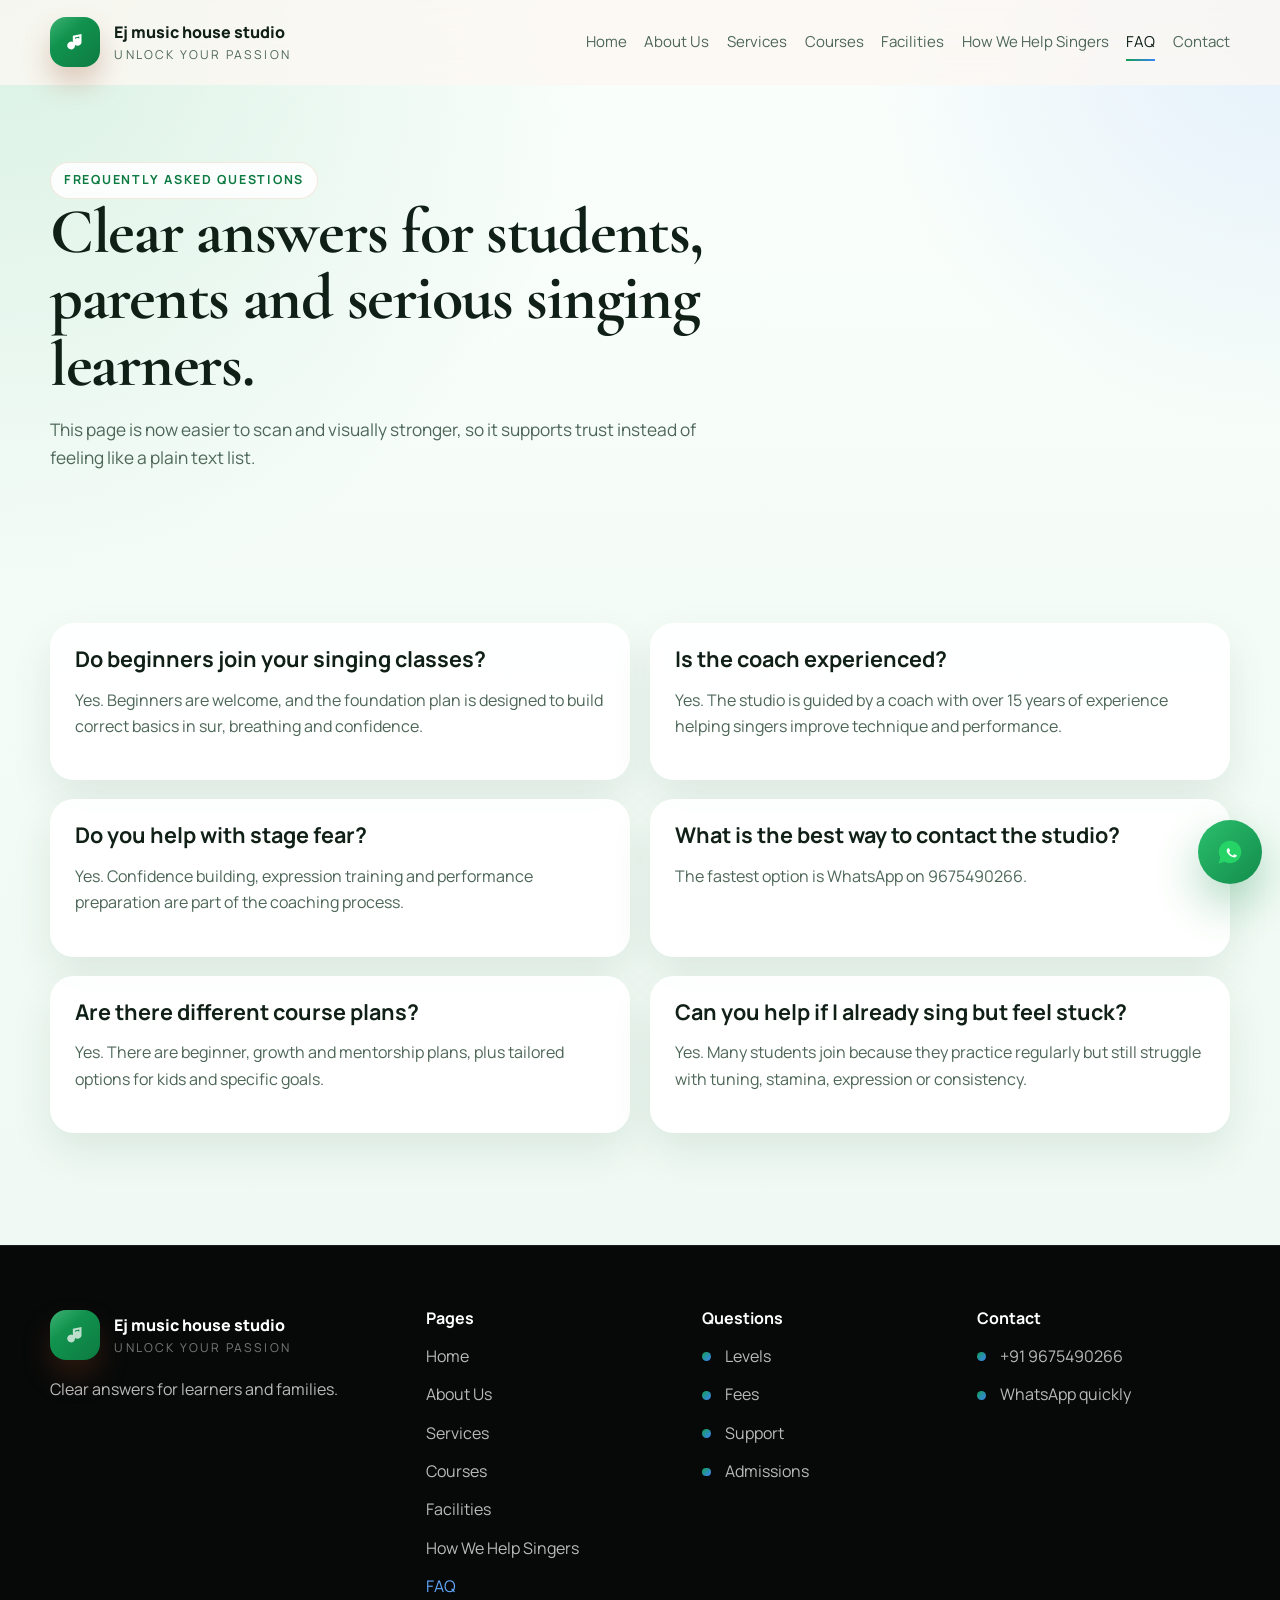
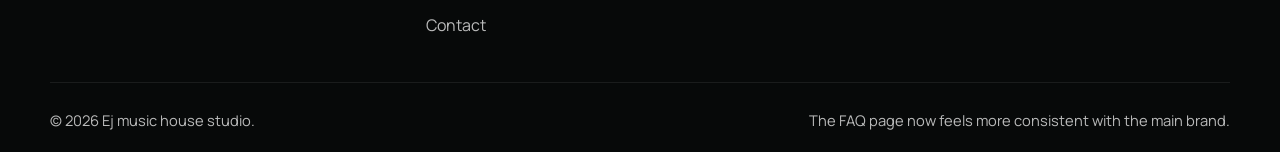
<file: faq.html>
<!DOCTYPE html>
<html lang="en">
<head>
  <meta charset="UTF-8">
  <meta name="viewport" content="width=device-width, initial-scale=1.0">
  <title>FAQ | Singing Classes, Fees, Levels and Studio Support</title>
  <meta name="description" content="Frequently asked questions about Ej music house studio covering singing classes, beginners, course plans, WhatsApp contact, practice support and who can join.">
  <link rel="canonical" href="./faq.html">
  <link rel="stylesheet" href="styles.css">
</head>
<body>
  <header class="site-header"><div class="container nav-wrap"><a class="brand" href="index.html"><span class="brand-mark"><svg width="26" height="26" viewBox="0 0 24 24" fill="none"><path d="M12 3v12.2a3.6 3.6 0 1 1-2-3.2V6.2l8-1.7v7.4a3.6 3.6 0 1 1-2-3.2V6.9L12 7.8V3Z" fill="currentColor"/></svg></span><span class="brand-text"><strong>Ej music house studio</strong><span>Unlock your passion</span></span></a><button class="nav-toggle" type="button" aria-label="Toggle navigation" aria-expanded="false"><span></span><span></span><span></span></button><nav class="nav-links" aria-label="Primary"><a href="index.html">Home</a><a href="about.html">About Us</a><a href="services.html">Services</a><a href="courses.html">Courses</a><a href="facilities.html">Facilities</a><a href="how-we-help-singers.html">How We Help Singers</a><a href="faq.html" aria-current="page">FAQ</a><a href="contact.html">Contact</a></nav></div></header>
  <main>
    <section class="page-hero"><div class="container"><div class="section-head reveal is-visible"><span class="eyebrow">Frequently Asked Questions</span><h1>Clear answers for students, parents and serious singing learners.</h1><p class="lead">This page is now easier to scan and visually stronger, so it supports trust instead of feeling like a plain text list.</p></div></div></section>
    <section><div class="container faq-grid"><article class="faq-item reveal"><h3>Do beginners join your singing classes?</h3><p>Yes. Beginners are welcome, and the foundation plan is designed to build correct basics in sur, breathing and confidence.</p></article><article class="faq-item reveal delay-1"><h3>Is the coach experienced?</h3><p>Yes. The studio is guided by a coach with over 15 years of experience helping singers improve technique and performance.</p></article><article class="faq-item reveal"><h3>Do you help with stage fear?</h3><p>Yes. Confidence building, expression training and performance preparation are part of the coaching process.</p></article><article class="faq-item reveal delay-1"><h3>What is the best way to contact the studio?</h3><p>The fastest option is WhatsApp on <a href="https://wa.me/919675490266" target="_blank" rel="noopener">9675490266</a>.</p></article><article class="faq-item reveal"><h3>Are there different course plans?</h3><p>Yes. There are beginner, growth and mentorship plans, plus tailored options for kids and specific goals.</p></article><article class="faq-item reveal delay-1"><h3>Can you help if I already sing but feel stuck?</h3><p>Yes. Many students join because they practice regularly but still struggle with tuning, stamina, expression or consistency.</p></article></div></section>
  </main>
  <footer class="site-footer"><div class="container"><div class="footer-grid"><div><a class="brand" href="index.html"><span class="brand-mark"><svg width="26" height="26" viewBox="0 0 24 24" fill="none"><path d="M12 3v12.2a3.6 3.6 0 1 1-2-3.2V6.2l8-1.7v7.4a3.6 3.6 0 1 1-2-3.2V6.9L12 7.8V3Z" fill="currentColor"/></svg></span><span class="brand-text"><strong>Ej music house studio</strong><span>Unlock your passion</span></span></a><p>Clear answers for learners and families.</p></div><div><h4>Pages</h4><ul class="footer-links"><li><a href="index.html">Home</a></li><li><a href="about.html">About Us</a></li><li><a href="services.html">Services</a></li><li><a href="courses.html">Courses</a></li><li><a href="facilities.html">Facilities</a></li><li><a href="how-we-help-singers.html">How We Help Singers</a></li><li><a href="faq.html">FAQ</a></li><li><a href="contact.html">Contact</a></li></ul></div><div><h4>Questions</h4><ul class="quick-info"><li>Levels</li><li>Fees</li><li>Support</li><li>Admissions</li></ul></div><div><h4>Contact</h4><ul class="quick-info"><li><a href="tel:+919675490266">+91 9675490266</a></li><li><a href="https://wa.me/919675490266" target="_blank" rel="noopener">WhatsApp quickly</a></li></ul></div></div><div class="footer-bottom"><span>&copy; <span data-year></span> Ej music house studio.</span><span>The FAQ page now feels more consistent with the main brand.</span></div></div></footer>
  <div class="floating-whatsapp"><a class="whatsapp-btn" href="https://wa.me/919675490266" target="_blank" rel="noopener" aria-label="Chat on WhatsApp"><img src="assets/whatsapp.svg" alt="WhatsApp"></a></div>
  <script src="script.js"></script>
</body>
</html>
</file>
<file: styles.css>
@import url("https://fonts.googleapis.com/css2?family=Manrope:wght@400;500;600;700;800&family=Cormorant+Garamond:wght@500;600;700&display=swap");

:root {
  --bg: #eef8f1;
  --bg-soft: #f8fdf9;
  --surface: rgba(255, 255, 255, 0.9);
  --surface-strong: #ffffff;
  --surface-dark: #0b0d0c;
  --text: #102017;
  --muted: #4d6658;
  --line: rgba(16, 40, 27, 0.11);
  --brand: #13a055;
  --brand-deep: #0d7b41;
  --accent: #3b82f6;
  --accent-soft: #e9f1ff;
  --success: #128c4b;
  --shadow-lg: 0 28px 70px rgba(26, 77, 47, 0.12);
  --shadow-md: 0 18px 40px rgba(26, 77, 47, 0.1);
  --radius-xl: 32px;
  --radius-lg: 24px;
  --radius-md: 18px;
  --container: min(1180px, calc(100vw - 32px));
}

* {
  box-sizing: border-box;
}

html {
  scroll-behavior: smooth;
}

body {
  margin: 0;
  font-family: "Manrope", sans-serif;
  color: var(--text);
  line-height: 1.65;
  background:
    radial-gradient(circle at top left, rgba(19, 160, 85, 0.14), transparent 28%),
    radial-gradient(circle at top right, rgba(59, 130, 246, 0.12), transparent 20%),
    linear-gradient(180deg, #fbfffc 0%, #f2fbf5 48%, #edf8f1 100%);
  overflow-x: hidden;
}

body.loader-active {
  overflow: hidden;
}

.site-loader {
  position: fixed;
  inset: 0;
  z-index: 2000;
  display: grid;
  place-items: center;
  padding: 1.5rem;
  background:
    radial-gradient(circle at top left, rgba(19, 160, 85, 0.18), transparent 28%),
    radial-gradient(circle at top right, rgba(59, 130, 246, 0.14), transparent 24%),
    linear-gradient(180deg, rgba(251, 255, 252, 0.98), rgba(238, 248, 241, 0.98));
  transition: opacity 320ms ease, visibility 320ms ease;
}

.site-loader.is-hidden {
  opacity: 0;
  visibility: hidden;
  pointer-events: none;
}

.site-loader-shell {
  display: grid;
  justify-items: center;
  gap: 1rem;
  text-align: center;
}

.site-loader-mark {
  position: relative;
  width: 84px;
  height: 84px;
  border-radius: 28px;
  display: grid;
  place-items: center;
  color: #fff;
  background:
    linear-gradient(140deg, rgba(255, 255, 255, 0.18), transparent 36%),
    linear-gradient(135deg, var(--brand), var(--brand-deep));
  box-shadow: 0 18px 40px rgba(19, 160, 85, 0.24);
}

.site-loader-mark::after {
  content: "";
  position: absolute;
  inset: -14px;
  border-radius: 36px;
  border: 2px solid rgba(19, 160, 85, 0.22);
  border-top-color: rgba(19, 160, 85, 0.88);
  animation: loader-spin 1s linear infinite;
}

.site-loader-copy strong,
.site-loader-copy span {
  display: block;
}

.site-loader-copy strong {
  font-size: 1.05rem;
}

.site-loader-copy span {
  color: var(--muted);
  font-size: 0.8rem;
  letter-spacing: 0.18em;
  text-transform: uppercase;
}

.site-loader-line {
  width: min(220px, 56vw);
  height: 6px;
  overflow: hidden;
  border-radius: 999px;
  background: rgba(16, 40, 27, 0.08);
}

.site-loader-line::before {
  content: "";
  display: block;
  width: 42%;
  height: 100%;
  border-radius: inherit;
  background: linear-gradient(90deg, var(--brand), var(--accent));
  animation: loader-slide 1.15s ease-in-out infinite;
}

img {
  display: block;
  max-width: 100%;
}

a {
  color: inherit;
  text-decoration: none;
}

p,
li {
  color: var(--muted);
  font-size: 1rem;
}

h1,
h2,
h3,
h4 {
  margin: 0 0 1rem;
  color: var(--text);
  line-height: 1.04;
}

h1,
h2 {
  font-family: "Cormorant Garamond", serif;
  font-weight: 700;
  letter-spacing: -0.02em;
}

h1 {
  font-size: clamp(3rem, 5vw, 5.7rem);
}

h2 {
  font-size: clamp(2.4rem, 3.5vw, 4rem);
}

h3 {
  font-size: 1.35rem;
}

section {
  padding: 5rem 0;
}

.container {
  width: var(--container);
  margin: 0 auto;
}

.site-header {
  position: sticky;
  top: 0;
  z-index: 1000;
  backdrop-filter: blur(18px);
  background: rgba(253, 248, 243, 0.78);
  border-bottom: 1px solid transparent;
  transition: border-color 180ms ease, background 180ms ease, box-shadow 180ms ease;
}

.site-header.is-scrolled {
  background: rgba(255, 252, 247, 0.94);
  border-color: var(--line);
  box-shadow: 0 14px 34px rgba(55, 34, 21, 0.08);
}

.nav-wrap {
  display: flex;
  align-items: center;
  justify-content: space-between;
  gap: 1rem;
  min-height: 84px;
}

.brand {
  display: inline-flex;
  align-items: center;
  gap: 0.9rem;
  min-width: 0;
}

.brand-mark {
  width: 50px;
  height: 50px;
  border-radius: 16px;
  display: grid;
  place-items: center;
  flex-shrink: 0;
  color: #fff;
  background:
    linear-gradient(140deg, rgba(255, 255, 255, 0.18), transparent 36%),
    linear-gradient(135deg, var(--brand), var(--brand-deep));
  box-shadow: 0 16px 28px rgba(147, 70, 30, 0.26);
}

.brand-text strong,
.brand-text span {
  display: block;
}

.brand-text strong {
  font-size: 1rem;
  font-weight: 800;
}

.brand-text span {
  font-size: 0.76rem;
  text-transform: uppercase;
  letter-spacing: 0.18em;
  color: var(--muted);
}

.nav-toggle {
  display: none;
  padding: 0.4rem;
  border: 0;
  background: transparent;
}

.nav-toggle span {
  display: block;
  width: 24px;
  height: 2px;
  margin: 5px 0;
  border-radius: 999px;
  background: var(--text);
}

.nav-links {
  display: flex;
  align-items: center;
  gap: 1.1rem;
  flex-wrap: wrap;
  justify-content: flex-end;
}

.nav-links a {
  font-size: 0.94rem;
  color: var(--muted);
  position: relative;
  transition: color 180ms ease;
}

.nav-links a::after {
  content: "";
  position: absolute;
  left: 0;
  bottom: -0.4rem;
  width: 100%;
  height: 2px;
  transform: scaleX(0);
  transform-origin: left;
  background: linear-gradient(90deg, var(--brand), var(--accent));
  transition: transform 180ms ease;
}

.nav-links a:hover,
.nav-links a[aria-current="page"] {
  color: var(--text);
}

.nav-links a:hover::after,
.nav-links a[aria-current="page"]::after {
  transform: scaleX(1);
}

.eyebrow,
.tag,
.mini-tag {
  display: inline-flex;
  align-items: center;
  gap: 0.45rem;
  padding: 0.45rem 0.8rem;
  border-radius: 999px;
  font-size: 0.78rem;
  font-weight: 700;
  letter-spacing: 0.14em;
  text-transform: uppercase;
}

.eyebrow {
  color: var(--brand-deep);
  background: rgba(255, 255, 255, 0.86);
  border: 1px solid rgba(199, 115, 63, 0.16);
}

.tag,
.mini-tag {
  color: var(--accent);
  background: rgba(15, 122, 127, 0.1);
}

.lead {
  font-size: 1.08rem;
  max-width: 62ch;
}

.btn,
.whatsapp-btn {
  display: inline-flex;
  align-items: center;
  justify-content: center;
  gap: 0.7rem;
  padding: 0.95rem 1.45rem;
  border-radius: 999px;
  font-size: 0.95rem;
  font-weight: 800;
  transition: transform 180ms ease, box-shadow 180ms ease, border-color 180ms ease, background 180ms ease;
}

.btn:hover,
.whatsapp-btn:hover {
  transform: translateY(-2px);
}

.btn-primary {
  color: #fff;
  background: linear-gradient(135deg, var(--brand), var(--brand-deep));
  box-shadow: 0 18px 38px rgba(147, 70, 30, 0.24);
}

.btn-secondary {
  color: var(--text);
  background: rgba(255, 255, 255, 0.82);
  border: 1px solid rgba(63, 42, 31, 0.1);
}

.whatsapp-btn {
  color: #fff;
  background: linear-gradient(135deg, #2bbf6d, var(--success));
  box-shadow: 0 18px 36px rgba(18, 140, 75, 0.24);
}

.whatsapp-btn img,
.floating-whatsapp img {
  width: 20px;
  height: 20px;
}

.hero,
.page-hero {
  position: relative;
  overflow: clip;
}

.studio-marquee {
  padding: 1rem 0 0;
}

.studio-marquee-card {
  position: relative;
  min-height: calc(100vh - 108px);
  overflow: hidden;
  border-radius: clamp(28px, 4vw, 42px);
  border: 1px solid rgba(255, 255, 255, 0.74);
  box-shadow: var(--shadow-lg);
  background:
    linear-gradient(135deg, rgba(255, 255, 255, 0.42), rgba(255, 255, 255, 0.08)),
    linear-gradient(180deg, rgba(7, 18, 13, 0.08), rgba(7, 18, 13, 0.42));
  isolation: isolate;
}

.studio-marquee-media,
.studio-marquee-image,
.studio-marquee-glow {
  position: absolute;
  inset: 0;
}

.studio-marquee-media {
  display: block;
}

.studio-marquee-image {
  width: 100%;
  height: 100%;
  object-fit: cover;
  transform: scale(1.08);
  object-position: center;
  filter: saturate(0.94) brightness(1.03);
}

.studio-marquee-glow {
  background:
    radial-gradient(circle at 18% 28%, rgba(255, 255, 255, 0.34), transparent 24%),
    radial-gradient(circle at 82% 24%, rgba(255, 255, 255, 0.2), transparent 20%),
    linear-gradient(135deg, rgba(255, 255, 255, 0.18), rgba(255, 255, 255, 0.04) 42%, rgba(7, 18, 13, 0.2));
  backdrop-filter: blur(3px);
}

.studio-marquee-copy {
  position: relative;
  z-index: 1;
  display: grid;
  align-content: end;
  min-height: inherit;
  max-width: 640px;
  padding: clamp(1.4rem, 3vw, 2.5rem);
}

.studio-marquee-copy h2 {
  margin-top: 0.85rem;
  margin-bottom: 0.7rem;
  font-size: clamp(2.7rem, 6vw, 5.4rem);
  color: #eefbf3;
  text-shadow: 0 10px 28px rgba(0, 0, 0, 0.42);
}

.studio-marquee-copy p {
  max-width: 34ch;
  margin: 0;
  color: #d8f6e4;
  font-size: clamp(1rem, 1.7vw, 1.14rem);
  font-weight: 700;
  text-shadow: 0 4px 18px rgba(0, 0, 0, 0.4);
}

.hero {
  padding: 5.6rem 0 4.2rem;
}

.page-hero {
  padding: 4.8rem 0 2.4rem;
}

.hero-grid,
.two-col,
.split-layout,
.story-band,
.cta-panel {
  display: grid;
  grid-template-columns: repeat(2, minmax(0, 1fr));
  gap: 2rem;
  align-items: center;
}

.hero-grid {
  grid-template-columns: minmax(0, 820px);
  justify-content: center;
}

.hero-copy {
  position: relative;
  z-index: 1;
  text-align: center;
  justify-items: center;
  margin: 0 auto;
}

.hero-copy .actions,
.cta-bar {
  display: flex;
  flex-wrap: wrap;
  gap: 1rem;
  margin-top: 1.7rem;
}

.hero-badges {
  display: flex;
  flex-wrap: wrap;
  gap: 0.75rem;
  margin-top: 1.2rem;
  justify-content: center;
}

.hero-badges span,
.proof-strip article,
.mini-panel,
.metric-card,
.card,
.panel,
.course-plan,
.faq-item,
.testimonial,
.contact-card,
.timeline-item,
.stat-block,
.gallery-card,
.feature-card {
  background: var(--surface);
  border: 1px solid rgba(255, 255, 255, 0.75);
  border-radius: var(--radius-lg);
  box-shadow: var(--shadow-md);
}

.hero-badges span {
  padding: 0.8rem 1rem;
  font-weight: 700;
  color: var(--text);
}

.hero-visual {
  position: relative;
}

.hero-visual::before {
  content: "";
  position: absolute;
  inset: -6% -2% auto auto;
  width: 240px;
  height: 240px;
  border-radius: 50%;
  background: radial-gradient(circle, rgba(15, 122, 127, 0.2), transparent 64%);
  pointer-events: none;
}

.media-card {
  position: relative;
  overflow: hidden;
  border-radius: var(--radius-xl);
  background: rgba(255, 255, 255, 0.66);
  border: 1px solid rgba(63, 42, 31, 0.08);
  box-shadow: var(--shadow-lg);
  min-height: 100%;
}

.media-card img {
  width: 100%;
  height: 100%;
  object-fit: cover;
}

.hero-photo {
  min-height: 620px;
}

.hero-photo img {
  min-height: 620px;
}

.hero-proof-layout {
  display: grid;
  grid-template-columns: 1.05fr 0.62fr 0.62fr 1.42fr;
  grid-template-rows: minmax(220px, 1fr) minmax(220px, 1fr);
  gap: 0;
  margin-top: 2rem;
  align-items: stretch;
}

.proof-card {
  padding: 1.5rem;
  background: rgba(255, 255, 255, 0.94);
  border: 2px solid rgba(16, 40, 27, 0.2);
  box-shadow: var(--shadow-md);
  position: relative;
  z-index: 1;
}

.proof-card strong {
  display: block;
  margin-bottom: 1rem;
  color: var(--brand-deep);
  font-size: 1.6rem;
}

.proof-card-large {
  grid-column: 1;
  grid-row: 1 / 3;
  border-radius: 32px 0 0 32px;
  background: linear-gradient(160deg, rgba(19, 160, 85, 0.96), rgba(13, 123, 65, 0.94));
  border-color: rgba(13, 123, 65, 0.22);
}

.proof-card-large strong,
.proof-card-large p {
  color: #fff;
}

.proof-card-small-top {
  grid-column: 2;
  grid-row: 1;
  border-radius: 24px 0 0 0;
}

.proof-card-small-middle {
  grid-column: 3;
  grid-row: 1;
  border-radius: 0;
}

.hero-proof-image {
  grid-column: 4;
  grid-row: 1;
  border-radius: 0 32px 0 0;
  min-height: 100%;
  border: 2px solid rgba(16, 40, 27, 0.2);
  position: relative;
  z-index: 1;
}

.hero-proof-image,
.hero-proof-image img {
  min-height: 100%;
}

.proof-card-wide {
  grid-column: 1 / 4;
  grid-row: 2;
  border-radius: 0 0 0 32px;
  background:
    radial-gradient(circle at right top, rgba(59, 130, 246, 0.12), transparent 30%),
    linear-gradient(180deg, rgba(255, 255, 255, 0.97), rgba(244, 252, 247, 0.94));
}

.proof-card-image-note {
  grid-column: 4;
  grid-row: 2;
  border-radius: 0 0 32px 0;
  background:
    linear-gradient(180deg, rgba(255, 255, 255, 0.98), rgba(246, 252, 248, 0.94));
}

.proof-strip {
  display: grid;
  gap: 1rem;
  margin-top: 2rem;
}

.proof-strip article {
  padding: 1.1rem 1.15rem;
  min-height: 100%;
  background: var(--surface);
  border: 1px solid rgba(255, 255, 255, 0.75);
  border-radius: var(--radius-lg);
  box-shadow: var(--shadow-md);
}

.image-caption {
  position: absolute;
  left: 1rem;
  right: 1rem;
  bottom: 1rem;
  padding: 1rem 1.05rem;
  border-radius: 18px;
  background: rgba(255, 252, 247, 0.88);
  border: 1px solid rgba(63, 42, 31, 0.08);
  backdrop-filter: blur(14px);
}

.image-caption strong {
  display: block;
  margin-bottom: 0.2rem;
}

.proof-strip.proof-strip-about {
  grid-template-columns: 1.1fr 0.9fr;
  grid-template-rows: auto;
}

.proof-strip.proof-strip-about article:last-child {
  transform: translateY(1.1rem);
}

.proof-strip strong,
.metric-card strong,
.stat-block strong {
  display: block;
  color: var(--brand-deep);
  font-size: 1.7rem;
  margin-bottom: 0.25rem;
}

.section-head {
  max-width: 70ch;
  margin-bottom: 2rem;
}

.service-grid,
.course-grid,
.testimonial-grid,
.faq-grid,
.contact-grid,
.grid-3,
.grid-4,
.gallery-grid,
.feature-grid {
  display: grid;
  gap: 1.2rem;
}

.grid-3,
.service-grid,
.course-grid,
.testimonial-grid,
.feature-grid {
  grid-template-columns: repeat(3, minmax(0, 1fr));
}

.grid-4 {
  grid-template-columns: repeat(4, minmax(0, 1fr));
}

.faq-grid,
.contact-grid,
.gallery-grid {
  grid-template-columns: repeat(2, minmax(0, 1fr));
}

.gallery-grid.masonry {
  grid-auto-rows: 1fr;
}

.gallery-card {
  overflow: hidden;
}

.gallery-card img {
  width: 100%;
  height: 280px;
  object-fit: cover;
}

.gallery-card .gallery-copy {
  padding: 1rem 1.1rem 1.2rem;
}

.card,
.panel,
.course-plan,
.faq-item,
.testimonial,
.contact-card,
.timeline-item,
.feature-card {
  padding: 1.5rem;
}

.feature-card {
  background:
    linear-gradient(180deg, rgba(255, 255, 255, 0.96), rgba(255, 250, 244, 0.9));
}

.feature-mosaic {
  display: grid;
  grid-template-columns: 1.2fr 0.85fr 0.85fr;
  gap: 1.2rem;
  align-items: stretch;
}

.feature-card-main {
  min-height: 100%;
  padding: 2rem;
  background:
    linear-gradient(160deg, rgba(19, 160, 85, 0.96), rgba(13, 123, 65, 0.94));
  color: #fff;
}

.feature-card-main h3,
.feature-card-main p,
.feature-card-main .feature-number {
  color: #fff;
}

.feature-card-main .feature-number {
  background: rgba(255, 248, 240, 0.92);
  color: #0c7a41;
  border: 1px solid rgba(255, 255, 255, 0.55);
}

.feature-card-main .icon-badge {
  background: linear-gradient(135deg, rgba(255, 248, 240, 0.96), rgba(230, 245, 235, 0.94));
  color: #0c7a41;
  border: 1px solid rgba(255, 255, 255, 0.55);
}

.feature-number {
  display: inline-flex;
  align-items: center;
  justify-content: center;
  width: 44px;
  height: 44px;
  margin-bottom: 1rem;
  border-radius: 14px;
  background: rgba(15, 122, 127, 0.12);
  color: var(--brand-deep);
  font-weight: 800;
}

.icon-badge {
  width: 48px;
  height: 48px;
  display: grid;
  place-items: center;
  border-radius: 16px;
  margin-bottom: 1rem;
  color: var(--brand-deep);
  background: linear-gradient(135deg, rgba(199, 115, 63, 0.16), rgba(15, 122, 127, 0.16));
}

.check-list,
.feature-list,
.footer-links,
.quick-info,
.timeline-list {
  list-style: none;
  padding: 0;
  margin: 1rem 0 0;
}

.check-list li,
.feature-list li,
.quick-info li,
.timeline-list li {
  position: relative;
  padding-left: 1.45rem;
  margin-bottom: 0.8rem;
}

.check-list li::before,
.feature-list li::before,
.quick-info li::before,
.timeline-list li::before {
  content: "";
  position: absolute;
  left: 0;
  top: 0.6rem;
  width: 0.55rem;
  height: 0.55rem;
  border-radius: 999px;
  background: linear-gradient(135deg, var(--brand), var(--accent));
}

.course-plan.highlight {
  background:
    linear-gradient(180deg, rgba(199, 115, 63, 0.12), rgba(255, 255, 255, 0.94));
  border-color: rgba(199, 115, 63, 0.18);
}

.course-price {
  font-size: 2rem;
  font-weight: 800;
  color: var(--brand-deep);
  margin: 0.9rem 0;
}

.course-showcase {
  display: grid;
  grid-template-columns: 1.05fr 0.85fr 0.95fr 0.85fr;
  gap: 1.25rem;
  align-items: start;
}

.course-intro {
  padding: 2rem;
  border-radius: var(--radius-xl);
  background:
    radial-gradient(circle at top left, rgba(199, 115, 63, 0.16), transparent 24%),
    linear-gradient(180deg, rgba(255, 252, 247, 0.96), rgba(255, 248, 240, 0.92));
  border: 1px solid rgba(63, 42, 31, 0.08);
  box-shadow: var(--shadow-md);
  position: sticky;
  top: 110px;
}

.course-plan-left,
.course-plan-right {
  margin-top: 2.25rem;
}

.course-plan-center {
  transform: translateY(-1rem);
  box-shadow: 0 28px 58px rgba(147, 70, 30, 0.18);
}

.split-visual {
  display: grid;
  gap: 1rem;
}

.stack-grid {
  display: grid;
  grid-template-columns: 1.15fr 0.85fr;
  gap: 1rem;
}

.stack-grid .media-card:first-child {
  min-height: 420px;
}

.stack-grid .stack-side {
  display: grid;
  gap: 1rem;
}

.stack-grid .stack-side .media-card,
.section-visual {
  min-height: 230px;
}

.mini-panel,
.stat-block {
  padding: 1.15rem;
}

.story-band {
  margin-top: 1.5rem;
}

.story-panel {
  padding: 1.7rem;
  border-radius: var(--radius-xl);
  background:
    radial-gradient(circle at top right, rgba(59, 130, 246, 0.12), transparent 24%),
    linear-gradient(180deg, rgba(255, 255, 255, 0.94), rgba(255, 249, 243, 0.94));
  border: 1px solid rgba(255, 255, 255, 0.7);
  box-shadow: var(--shadow-lg);
}

.timeline {
  display: grid;
  gap: 1rem;
}

.timeline-bordered .timeline-item {
  border: 1px solid rgba(63, 42, 31, 0.1);
  box-shadow: none;
  background:
    linear-gradient(180deg, rgba(255, 255, 255, 0.96), rgba(255, 250, 244, 0.88));
}

.timeline-item {
  display: grid;
  grid-template-columns: auto 1fr;
  gap: 1rem;
  align-items: start;
}

.timeline-item strong {
  width: 44px;
  height: 44px;
  display: grid;
  place-items: center;
  border-radius: 14px;
  color: #fff;
  background: linear-gradient(135deg, var(--brand), var(--accent));
}

.testimonial {
  position: relative;
}

.testimonial blockquote {
  margin: 0 0 1rem;
  color: var(--text);
  font-size: 1.02rem;
}

.testimonial footer {
  color: var(--muted);
  font-size: 0.94rem;
  font-weight: 700;
}

.cta-panel {
  padding: 2rem;
  border-radius: var(--radius-xl);
  background:
    radial-gradient(circle at top right, rgba(15, 122, 127, 0.16), transparent 24%),
    radial-gradient(circle at bottom left, rgba(199, 115, 63, 0.18), transparent 30%),
    linear-gradient(135deg, rgba(41, 27, 18, 0.98), rgba(24, 18, 14, 0.98));
  box-shadow: var(--shadow-lg);
}

.cta-panel h2,
.cta-panel h3,
.cta-panel p,
.cta-panel li,
.cta-panel .eyebrow {
  color: #fff;
}

.cta-panel .eyebrow {
  background: rgba(255, 255, 255, 0.1);
  border-color: rgba(255, 255, 255, 0.14);
}

.cta-panel .btn-secondary {
  background: rgba(255, 255, 255, 0.14);
  border-color: rgba(255, 255, 255, 0.12);
  color: #fff;
}

.contact-stage {
  position: relative;
  min-height: 100%;
}

.contact-stage .media-card {
  min-height: 420px;
}

.contact-chip {
  display: inline-flex;
  align-items: center;
  gap: 0.6rem;
  margin-top: 1rem;
  padding: 0.7rem 1rem;
  border-radius: 999px;
  background: rgba(255, 255, 255, 0.1);
  border: 1px solid rgba(255, 255, 255, 0.14);
  color: #fff;
}

.site-footer {
  margin-top: 2rem;
  padding: 4rem 0 1.2rem;
  background: #070909;
  border-top: 1px solid rgba(255, 255, 255, 0.08);
}

.footer-grid {
  display: grid;
  grid-template-columns: 1.4fr 1fr 1fr 1fr;
  gap: 1.4rem;
}

.site-footer,
.site-footer p,
.site-footer li,
.site-footer span,
.site-footer a {
  color: rgba(255, 255, 255, 0.72);
}

.site-footer .brand-text strong,
.site-footer h4 {
  color: #ffffff;
}

.footer-links li,
.quick-info li {
  margin-bottom: 0.75rem;
}

.site-footer .brand-text span {
  color: rgba(255, 255, 255, 0.46);
}

.site-footer a:hover,
.site-footer a.is-current {
  color: #60a5fa;
}

.footer-bottom {
  display: flex;
  justify-content: space-between;
  flex-wrap: wrap;
  gap: 1rem;
  padding-top: 1.6rem;
  margin-top: 2rem;
  font-size: 0.92rem;
  border-top: 1px solid rgba(255, 255, 255, 0.08);
}

.floating-whatsapp {
  position: fixed;
  right: 1.1rem;
  bottom: 1rem;
  z-index: 1050;
}

.floating-whatsapp .whatsapp-btn {
  width: 64px;
  height: 64px;
  padding: 0;
  border-radius: 50%;
  font-size: 0;
  box-shadow: 0 20px 44px rgba(18, 140, 75, 0.32);
}

.floating-whatsapp .whatsapp-btn img {
  width: 28px;
  height: 28px;
}

.reveal {
  opacity: 0;
  transform: translateY(28px);
  transition: opacity 650ms ease, transform 650ms ease;
}

.reveal.is-visible {
  opacity: 1;
  transform: translateY(0);
}

.delay-1 {
  transition-delay: 110ms;
}

.delay-2 {
  transition-delay: 190ms;
}

.delay-3 {
  transition-delay: 260ms;
}

@keyframes loader-spin {
  to {
    transform: rotate(360deg);
  }
}

@keyframes loader-slide {
  0% {
    transform: translateX(-120%);
  }

  100% {
    transform: translateX(320%);
  }
}

.page-top-note {
  display: inline-flex;
  align-items: center;
  gap: 0.7rem;
  margin-top: 1.5rem;
  color: var(--muted);
  font-size: 0.88rem;
  letter-spacing: 0.08em;
  text-transform: uppercase;
}

.page-top-note::before {
  content: "";
  width: 44px;
  height: 1px;
  background: rgba(38, 26, 20, 0.24);
}

.page-shell {
  position: relative;
}

.cta-shell {
  display: grid;
  grid-template-columns: 1.05fr 0.95fr;
  gap: 1.5rem;
  padding: 2rem;
  border-radius: var(--radius-xl);
  background:
    radial-gradient(circle at top right, rgba(15, 122, 127, 0.16), transparent 22%),
    radial-gradient(circle at bottom left, rgba(199, 115, 63, 0.18), transparent 28%),
    linear-gradient(135deg, rgba(41, 27, 18, 0.98), rgba(24, 18, 14, 0.98));
  box-shadow: var(--shadow-lg);
}

.cta-copy h2,
.cta-copy p,
.cta-copy .eyebrow {
  color: #fff;
}

.cta-copy .eyebrow {
  background: rgba(255, 255, 255, 0.1);
  border-color: rgba(255, 255, 255, 0.12);
}

.cta-copy .btn-secondary {
  background: rgba(255, 255, 255, 0.12);
  border-color: rgba(255, 255, 255, 0.1);
  color: #fff;
}

.cta-aside {
  display: grid;
  grid-template-columns: repeat(2, minmax(0, 1fr));
  gap: 1rem;
  align-content: start;
}

.contact-info-card {
  padding: 1.35rem;
  border-radius: var(--radius-lg);
  background: rgba(255, 255, 255, 0.94);
  border: 1px solid rgba(255, 255, 255, 0.68);
  box-shadow: var(--shadow-md);
}

.contact-pill {
  display: inline-flex;
  padding: 0.42rem 0.8rem;
  margin-bottom: 1rem;
  border-radius: 999px;
  background: rgba(15, 122, 127, 0.1);
  color: var(--accent);
  font-size: 0.78rem;
  font-weight: 800;
  letter-spacing: 0.12em;
  text-transform: uppercase;
}

.highlight-card {
  background:
    linear-gradient(160deg, rgba(199, 115, 63, 0.94), rgba(147, 70, 30, 0.94));
}

.highlight-card,
.highlight-card h3,
.highlight-card p,
.highlight-card .contact-pill {
  color: #fff;
}

.highlight-card .contact-pill {
  background: rgba(255, 255, 255, 0.12);
}

.visual-card {
  grid-column: 1 / -1;
  padding: 0;
  overflow: hidden;
  position: relative;
  min-height: 260px;
}

.visual-card img {
  width: 100%;
  height: 100%;
  object-fit: cover;
}

.visual-card-copy {
  position: absolute;
  left: 1rem;
  right: 1rem;
  bottom: 1rem;
  padding: 1rem;
  border-radius: 18px;
  background: rgba(255, 252, 247, 0.88);
  border: 1px solid rgba(63, 42, 31, 0.08);
}

.enquiry-layout {
  display: grid;
  grid-template-columns: 1.08fr 0.92fr;
  gap: 1.5rem;
  align-items: start;
}

.enquiry-form-panel {
  padding: 2rem;
  border-radius: var(--radius-xl);
  background:
    radial-gradient(circle at top left, rgba(15, 122, 127, 0.12), transparent 26%),
    linear-gradient(180deg, rgba(255, 255, 255, 0.96), rgba(255, 249, 243, 0.94));
  border: 1px solid rgba(63, 42, 31, 0.08);
  box-shadow: var(--shadow-lg);
}

.enquiry-form {
  display: grid;
  grid-template-columns: repeat(2, minmax(0, 1fr));
  gap: 1rem;
  margin-top: 1.5rem;
}

.enquiry-form label {
  display: grid;
  gap: 0.45rem;
}

.enquiry-form label span {
  color: var(--text);
  font-weight: 700;
  font-size: 0.94rem;
}

.enquiry-form input,
.enquiry-form select,
.enquiry-form textarea {
  width: 100%;
  padding: 0.95rem 1rem;
  border-radius: 18px;
  border: 1px solid rgba(63, 42, 31, 0.12);
  background: rgba(255, 255, 255, 0.85);
  color: var(--text);
  font: inherit;
  outline: none;
  transition: border-color 180ms ease, box-shadow 180ms ease, transform 180ms ease;
}

.enquiry-form input:focus,
.enquiry-form select:focus,
.enquiry-form textarea:focus {
  border-color: rgba(199, 115, 63, 0.7);
  box-shadow: 0 0 0 4px rgba(199, 115, 63, 0.12);
}

.form-span-2 {
  grid-column: 1 / -1;
}

.form-actions {
  display: flex;
  align-items: center;
  gap: 1rem;
  flex-wrap: wrap;
}

.form-note {
  margin: 0;
  font-size: 0.92rem;
}

.form-success {
  margin: 0;
  padding: 1rem 1.1rem;
  border-radius: 18px;
  background: rgba(18, 140, 75, 0.1);
  border: 1px solid rgba(18, 140, 75, 0.18);
  color: #17653c;
  font-weight: 700;
}

.enquiry-side {
  display: grid;
  gap: 1rem;
}

.enquiry-visual {
  min-height: 360px;
}

@media (max-width: 960px) {
  .nav-wrap {
    min-height: 74px;
  }

  .nav-toggle {
    display: block;
  }

  .nav-links {
    position: absolute;
    left: 0.75rem;
    right: 0.75rem;
    top: calc(100% + 0.5rem);
    display: none;
    flex-direction: column;
    align-items: flex-start;
    gap: 0.4rem;
    padding: 1rem;
    background: rgba(255, 252, 247, 0.98);
    border: 1px solid var(--line);
    border-radius: 24px;
    box-shadow: var(--shadow-md);
  }

  .nav-links.is-open {
    display: flex;
  }

  .nav-links a {
    width: 100%;
  }

  .hero-grid,
  .two-col,
  .split-layout,
  .story-band,
  .cta-panel,
  .cta-shell,
  .grid-3,
  .grid-4,
  .service-grid,
  .course-grid,
  .testimonial-grid,
  .faq-grid,
  .contact-grid,
  .gallery-grid,
  .feature-grid,
  .feature-mosaic,
  .footer-grid,
  .proof-strip,
  .stack-grid,
  .course-showcase,
  .enquiry-layout,
  .enquiry-form {
    grid-template-columns: 1fr;
  }

  .course-intro {
    position: static;
  }

  .course-plan-left,
  .course-plan-right,
  .course-plan-center {
    margin-top: 0;
    transform: none;
  }

  .cta-aside {
    grid-template-columns: 1fr;
  }

  .visual-card {
    min-height: 220px;
  }

  .form-actions {
    flex-direction: column;
    align-items: stretch;
  }

  .hero,
  .page-hero {
    padding-top: 3.6rem;
  }

  .studio-marquee {
    padding-top: 0.75rem;
  }

  .studio-marquee-card {
    min-height: calc(100vh - 96px);
  }

  .studio-marquee-copy {
    max-width: 100%;
    align-content: end;
  }

  .hero-proof-layout {
    grid-template-columns: 1fr;
    grid-template-rows: auto;
    gap: 1rem;
  }

  .proof-card-large,
  .proof-card-small-top,
  .proof-card-small-middle,
  .hero-proof-image,
  .proof-card-wide,
  .proof-card-image-note {
    grid-column: auto;
    grid-row: auto;
    border-radius: 24px;
  }

  .hero-photo,
  .hero-photo img {
    min-height: auto;
  }

  .hero-copy .actions,
  .cta-bar {
    flex-direction: column;
  }

  .floating-whatsapp {
    left: 0.75rem;
    right: 0.75rem;
    bottom: 0.75rem;
  }

  .floating-whatsapp .whatsapp-btn {
    width: 64px;
  }
}

@media (max-width: 640px) {
  :root {
    --container: min(100vw - 16px, 100%);
  }

  body {
    font-size: 0.98rem;
  }

  section,
  .page-hero {
    padding: 3.4rem 0;
  }

  h1 {
    font-size: clamp(2.4rem, 12vw, 3.6rem);
  }

  h2 {
    font-size: clamp(2rem, 9vw, 2.8rem);
  }

  .brand-mark {
    width: 44px;
    height: 44px;
  }

  .brand-text strong {
    font-size: 0.93rem;
  }

  .brand-text span {
    font-size: 0.67rem;
  }

  .btn,
  .whatsapp-btn {
    width: 100%;
  }

  .floating-whatsapp .whatsapp-btn {
    width: 64px;
  }

  .card,
  .panel,
  .course-plan,
  .faq-item,
  .testimonial,
  .contact-card,
  .timeline-item,
  .feature-card,
  .story-panel,
  .cta-panel,
  .cta-shell,
  .enquiry-form-panel {
    padding: 1.2rem;
  }

  .gallery-card img {
    height: 220px;
  }

  .studio-marquee-card {
    min-height: 100vh;
    max-height: none;
    border-radius: 26px;
  }

  .studio-marquee-image {
    transform: scale(1.05);
    object-position: center top;
  }

  .studio-marquee-glow {
    background:
      radial-gradient(circle at 30% 22%, rgba(255, 255, 255, 0.28), transparent 26%),
      linear-gradient(180deg, rgba(255, 255, 255, 0.22), rgba(255, 255, 255, 0.08) 48%, rgba(7, 18, 13, 0.26));
  }

  .studio-marquee-copy p {
    max-width: 100%;
    font-size: 0.98rem;
  }
}
</file>
